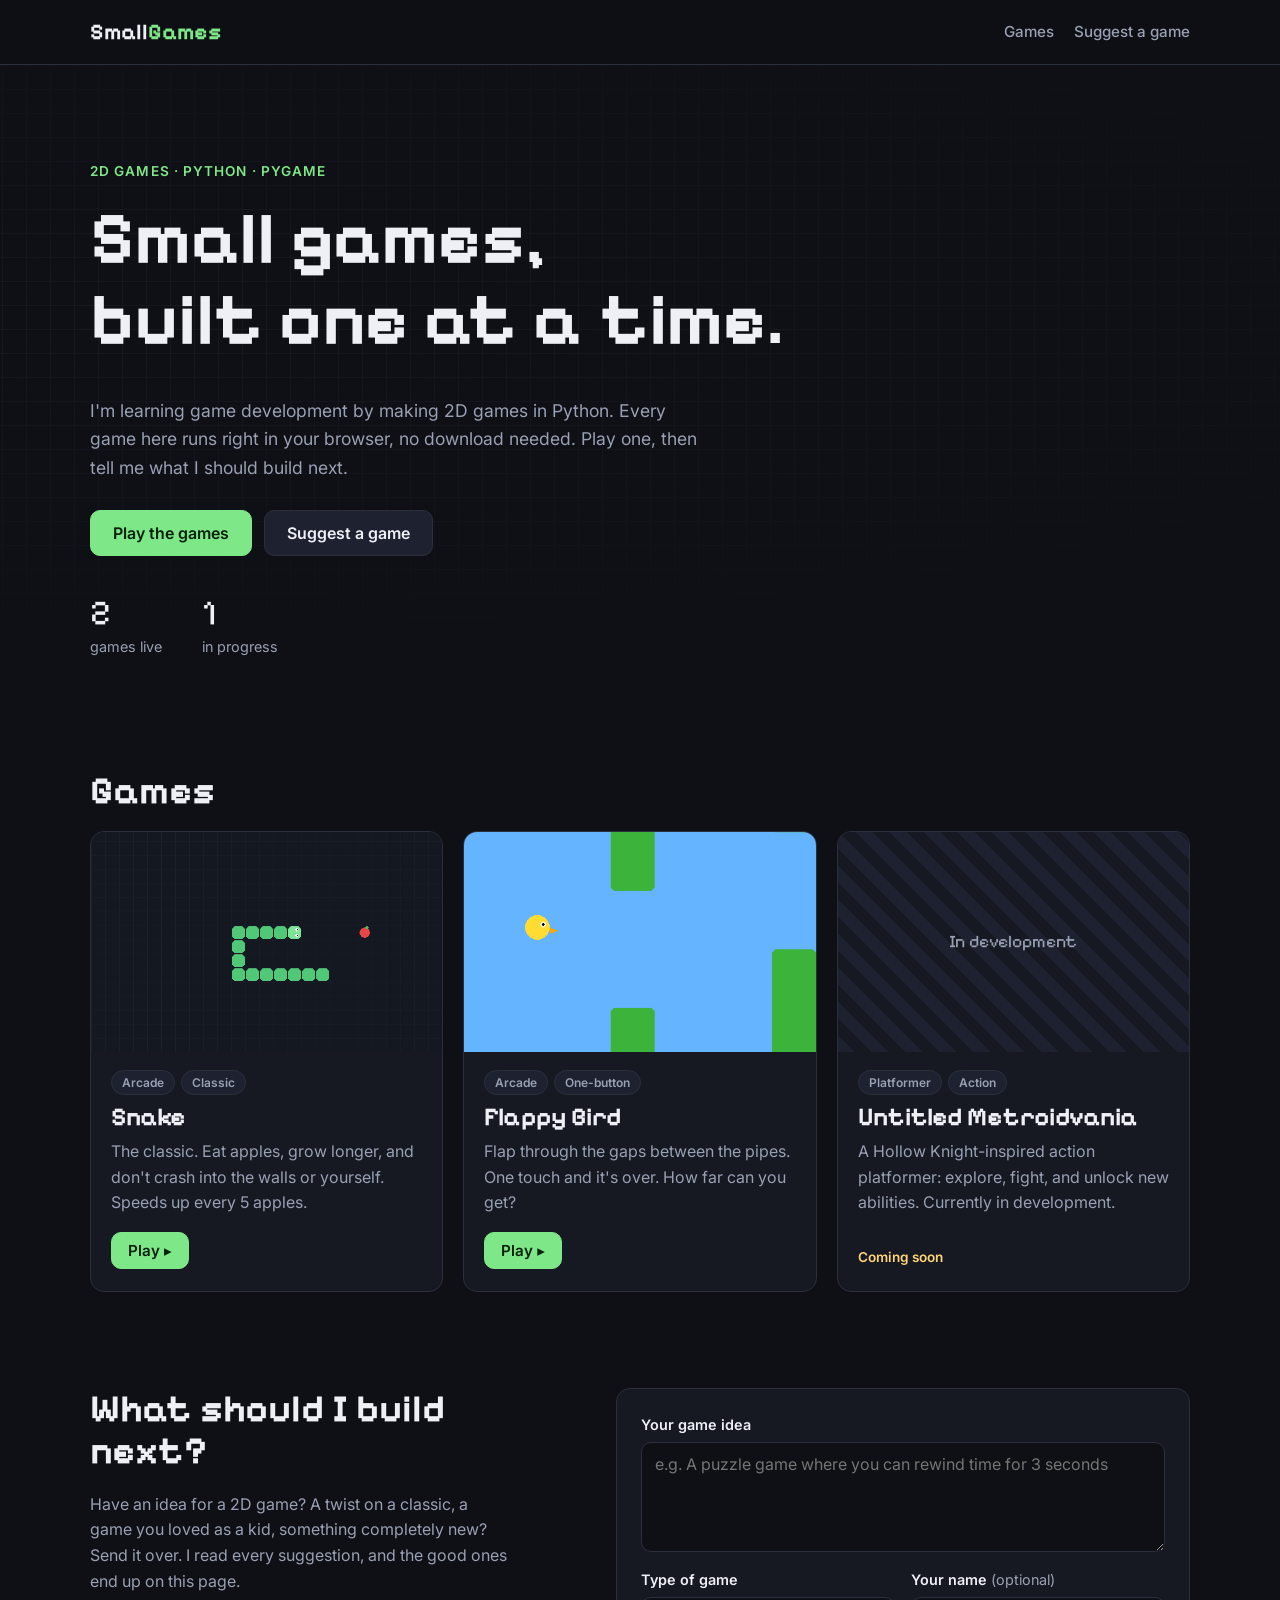
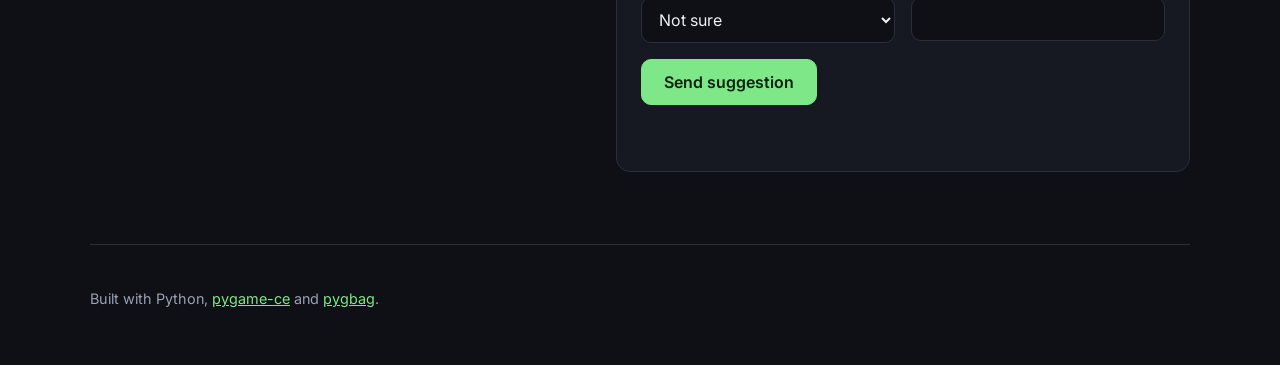
<file: site/index.html>
<!doctype html>
<html lang="en">
<head>
  <meta charset="utf-8">
  <meta name="viewport" content="width=device-width, initial-scale=1">
  <title>Small Games</title>
  <meta name="description" content="2D games built in Python with Pygame, playable right in your browser.">
  <link rel="icon" href="images/favicon.svg" type="image/svg+xml">
  <!-- Fonts from Google Fonts: a pixel font for headings, a clean font for text -->
  <link rel="preconnect" href="https://fonts.googleapis.com">
  <link rel="preconnect" href="https://fonts.gstatic.com" crossorigin>
  <link href="https://fonts.googleapis.com/css2?family=Pixelify+Sans:wght@500;700&family=Inter:wght@400;500;600&display=swap" rel="stylesheet">
  <link rel="stylesheet" href="style.css">
</head>
<body>

  <header class="topbar">
    <a class="logo" href="./">Small<span>Games</span></a>
    <nav>
      <a href="#games">Games</a>
      <a href="#suggest">Suggest a game</a>
    </nav>
  </header>

  <main>
    <!-- ===== Intro ===== -->
    <section class="hero">
      <p class="eyebrow">2D games &middot; Python &middot; Pygame</p>
      <h1>Small games,<br>built one at a time.</h1>
      <p class="lede">
        I'm learning game development by making 2D games in Python.
        Every game here runs right in your browser, no download needed.
        Play one, then tell me what I should build next.
      </p>
      <div class="hero-actions">
        <a class="btn primary" href="#games">Play the games</a>
        <a class="btn" href="#suggest">Suggest a game</a>
      </div>
      <dl class="stats">
        <div><dt id="stat-live">&ndash;</dt><dd>games live</dd></div>
        <div><dt id="stat-progress">&ndash;</dt><dd>in progress</dd></div>
      </dl>
    </section>

    <!-- ===== Games list (filled in by app.js from games.json) ===== -->
    <section id="games" class="section">
      <h2>Games</h2>
      <div id="game-grid" class="grid">
        <p class="muted">Loading games&hellip;</p>
      </div>
    </section>

    <!-- ===== Suggestion box =====
         data-netlify="true" tells Netlify (our host) to collect what people
         send. Suggestions show up in the Netlify dashboard under "Forms".
         netlify-honeypot: a hidden field that only spam bots fill in. -->
    <section id="suggest" class="section suggest">
      <div class="suggest-copy">
        <h2>What should I build next?</h2>
        <p>
          Have an idea for a 2D game? A twist on a classic, a game you loved as a kid,
          something completely new? Send it over. I read every suggestion,
          and the good ones end up on this page.
        </p>
      </div>

      <form id="suggest-form" class="form" name="suggestions" method="POST"
            data-netlify="true" netlify-honeypot="bot-field">
        <input type="hidden" name="form-name" value="suggestions">
        <p class="honeypot"><label>Leave this empty: <input name="bot-field"></label></p>

        <label class="field">
          <span>Your game idea</span>
          <textarea name="idea" rows="4" maxlength="1000" required
                    placeholder="e.g. A puzzle game where you can rewind time for 3 seconds"></textarea>
        </label>

        <div class="field-row">
          <label class="field">
            <span>Type of game</span>
            <select name="genre">
              <option>Not sure</option>
              <option>Platformer</option>
              <option>Puzzle</option>
              <option>Arcade</option>
              <option>Shooter</option>
              <option>Racing</option>
              <option>Strategy</option>
              <option>Other</option>
            </select>
          </label>
          <label class="field">
            <span>Your name <em>(optional)</em></span>
            <input name="name" maxlength="80" autocomplete="name">
          </label>
        </div>

        <button class="btn primary" type="submit">Send suggestion</button>
        <p class="form-status" role="status" aria-live="polite"></p>
      </form>
    </section>
  </main>

  <footer class="footer">
    <p>Built with Python, <a href="https://pyga.me">pygame-ce</a> and <a href="https://pypi.org/project/pygbag/">pygbag</a>.</p>
  </footer>

  <script src="app.js"></script>
</body>
</html>
</file>
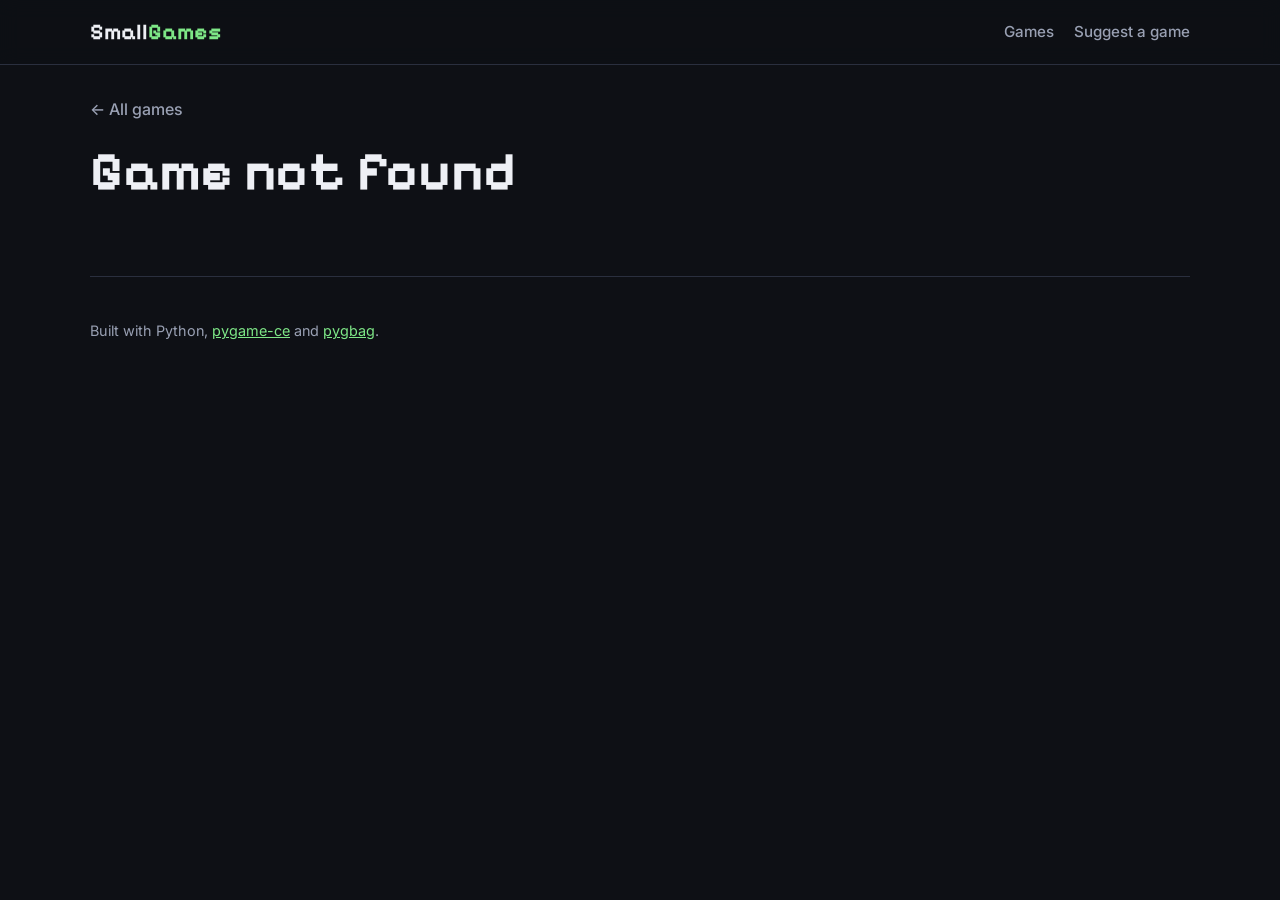
<file: site/play.html>
<!doctype html>
<html lang="en">
<head>
  <meta charset="utf-8">
  <meta name="viewport" content="width=device-width, initial-scale=1">
  <title>Play &middot; Small Games</title>
  <link rel="icon" href="images/favicon.svg" type="image/svg+xml">
  <link rel="preconnect" href="https://fonts.googleapis.com">
  <link rel="preconnect" href="https://fonts.gstatic.com" crossorigin>
  <link href="https://fonts.googleapis.com/css2?family=Pixelify+Sans:wght@500;700&family=Inter:wght@400;500;600&display=swap" rel="stylesheet">
  <link rel="stylesheet" href="style.css">
</head>
<body>

  <header class="topbar">
    <a class="logo" href="./">Small<span>Games</span></a>
    <nav>
      <a href="./#games">Games</a>
      <a href="./#suggest">Suggest a game</a>
    </nav>
  </header>

  <!-- One page plays every game: play.html?id=snake, play.html?id=flappy_bird ...
       play.js reads the id from the address bar and loads that game. -->
  <main class="player">
    <a class="back" href="./#games">&larr; All games</a>
    <h1 id="title">Loading&hellip;</h1>
    <p id="description" class="lede"></p>

    <!-- The game itself runs inside this iframe (a page inside a page) -->
    <div class="stage">
      <div class="frame" id="frame">
        <iframe id="game" title="Game" allow="fullscreen; autoplay; gamepad"></iframe>
      </div>
    </div>

    <div class="player-bar">
      <p class="hint">Click the game to start, then use your keyboard. Works best on a computer.</p>
      <button class="btn" id="fullscreen" type="button">Full screen</button>
    </div>

    <section class="controls">
      <h2>Controls</h2>
      <ul id="controls"></ul>
    </section>
  </main>

  <footer class="footer">
    <p>Built with Python, <a href="https://pyga.me">pygame-ce</a> and <a href="https://pypi.org/project/pygbag/">pygbag</a>.</p>
  </footer>

  <script src="play.js"></script>
</body>
</html>
</file>
<file: site/style.css>
/* style.css - the look of the whole site.
   Colours live in one place (the variables below), so changing the theme
   means editing just these lines. */

:root {
  --bg: #0e1015;
  --surface: #161922;
  --surface-2: #1d2130;
  --border: #2a2f3e;
  --text: #eef0f5;
  --muted: #99a0b3;
  --accent: #7ee787;        /* snake green */
  --accent-ink: #08210d;    /* text on top of the accent colour */
  --danger: #ff7b7b;
  --radius: 14px;
  --font-display: "Pixelify Sans", ui-monospace, monospace;
  --font-body: "Inter", system-ui, -apple-system, "Segoe UI", sans-serif;
  color-scheme: dark;
}

* { box-sizing: border-box; }

html { scroll-behavior: smooth; }

body {
  margin: 0;
  background: var(--bg);
  color: var(--text);
  font-family: var(--font-body);
  font-size: 16px;
  line-height: 1.6;
  -webkit-font-smoothing: antialiased;
}

a { color: var(--accent); }
img { max-width: 100%; display: block; }

h1, h2, h3 {
  font-family: var(--font-display);
  font-weight: 700;
  line-height: 1.1;
  margin: 0 0 0.5em;
}
h2 { font-size: clamp(1.8rem, 4vw, 2.4rem); }

.muted { color: var(--muted); }

/* ---------- Top bar ---------- */
.topbar {
  position: sticky;
  top: 0;
  z-index: 10;
  display: flex;
  align-items: center;
  justify-content: space-between;
  gap: 16px;
  padding: 14px max(16px, calc((100% - 1100px) / 2));
  background: rgba(14, 16, 21, 0.85);
  backdrop-filter: blur(10px);
  border-bottom: 1px solid var(--border);
}
.logo {
  font-family: var(--font-display);
  font-size: 1.4rem;
  font-weight: 700;
  color: var(--text);
  text-decoration: none;
}
.logo span { color: var(--accent); }
.topbar nav { display: flex; gap: 20px; }
.topbar nav a {
  color: var(--muted);
  text-decoration: none;
  font-weight: 500;
  font-size: 0.95rem;
}
.topbar nav a:hover { color: var(--text); }

/* ---------- Page width ---------- */
main, .footer {
  width: min(1100px, 100% - 32px);   /* 16px gap on each side on phones */
  margin-inline: auto;
}
.section { padding: 72px 0 24px; scroll-margin-top: 60px; }

/* ---------- Intro ---------- */
.hero {
  padding: 96px 0 40px;
  position: relative;
}
/* faint pixel grid behind the intro */
.hero::before {
  content: "";
  position: absolute;
  inset: 0 -50vw;
  z-index: -1;
  background-image:
    linear-gradient(var(--surface) 1px, transparent 1px),
    linear-gradient(90deg, var(--surface) 1px, transparent 1px);
  background-size: 24px 24px;
  mask-image: radial-gradient(ellipse at 30% 40%, black, transparent 70%);
}
.eyebrow {
  color: var(--accent);
  font-weight: 600;
  font-size: 0.85rem;
  letter-spacing: 0.08em;
  text-transform: uppercase;
  margin: 0 0 16px;
}
.hero h1 { font-size: clamp(2.4rem, 7vw, 4.6rem); }
.lede { color: var(--muted); font-size: 1.1rem; max-width: 56ch; }
.hero-actions { display: flex; flex-wrap: wrap; gap: 12px; margin: 28px 0 40px; }

.stats { display: flex; gap: 40px; margin: 0; }
.stats div { display: flex; flex-direction: column; }
.stats dt { font-family: var(--font-display); font-size: 2.2rem; line-height: 1; }
.stats dd { margin: 4px 0 0; color: var(--muted); font-size: 0.9rem; }

/* ---------- Buttons ---------- */
.btn {
  display: inline-flex;
  align-items: center;
  justify-content: center;
  gap: 6px;
  padding: 12px 22px;
  border-radius: 10px;
  border: 1px solid var(--border);
  background: var(--surface-2);
  color: var(--text);
  font: 600 1rem var(--font-body);
  text-decoration: none;
  cursor: pointer;
  transition: transform 0.1s, background 0.15s, border-color 0.15s;
}
.btn:hover { border-color: var(--muted); }
.btn:active { transform: translateY(1px); }
.btn.primary {
  background: var(--accent);
  border-color: var(--accent);
  color: var(--accent-ink);
}
.btn.primary:hover { background: #9af0a1; }
.btn.small { padding: 8px 16px; font-size: 0.95rem; }
.btn:disabled { opacity: 0.6; cursor: wait; }

:focus-visible { outline: 2px solid var(--accent); outline-offset: 3px; }

/* ---------- Game cards ---------- */
.grid {
  display: grid;
  grid-template-columns: repeat(auto-fill, minmax(280px, 1fr));
  gap: 20px;
}
.card {
  display: flex;
  flex-direction: column;
  background: var(--surface);
  border: 1px solid var(--border);
  border-radius: var(--radius);
  overflow: hidden;
  transition: transform 0.2s, border-color 0.2s;
}
.card:hover { transform: translateY(-3px); border-color: #3a4152; }

.thumb {
  aspect-ratio: 16 / 10;
  background: var(--surface-2);
  overflow: hidden;
}
.thumb img {
  width: 100%;
  height: 100%;
  object-fit: cover;
  transition: transform 0.3s;
}
.card:hover .thumb img { transform: scale(1.04); }

.thumb.placeholder {
  display: grid;
  place-items: center;
  background:
    repeating-linear-gradient(45deg, var(--surface-2) 0 12px, var(--surface) 12px 24px);
}
.thumb.placeholder span {
  font-family: var(--font-display);
  color: var(--muted);
  font-size: 1.1rem;
}

.card-body {
  display: flex;
  flex-direction: column;
  align-items: flex-start;
  gap: 8px;
  padding: 18px 20px 22px;
  flex: 1;
}
.card-body h3 { font-size: 1.6rem; margin: 0; }
.card-body h3 a { color: var(--text); text-decoration: none; }
.card-body p { color: var(--muted); margin: 0 0 8px; flex: 1; }

.tags { display: flex; flex-wrap: wrap; gap: 6px; }
.tag {
  font-size: 0.75rem;
  font-weight: 600;
  padding: 2px 10px;
  border-radius: 99px;
  background: var(--surface-2);
  color: var(--muted);
  border: 1px solid var(--border);
}
.badge {
  font-size: 0.85rem;
  font-weight: 600;
  color: #ffd479;
}

/* ---------- Suggestion box ---------- */
.suggest {
  display: grid;
  grid-template-columns: 1fr 1.2fr;
  gap: 48px;
  align-items: start;
  padding-bottom: 72px;
}
.suggest-copy p { color: var(--muted); max-width: 42ch; }

.form {
  display: flex;
  flex-direction: column;
  gap: 16px;
  padding: 24px;
  background: var(--surface);
  border: 1px solid var(--border);
  border-radius: var(--radius);
}
.field { display: flex; flex-direction: column; gap: 6px; flex: 1; }
.field span { font-weight: 600; font-size: 0.9rem; }
.field em { color: var(--muted); font-style: normal; font-weight: 400; }
.field-row { display: flex; gap: 16px; }

input, textarea, select {
  width: 100%;
  padding: 11px 13px;
  border-radius: 10px;
  border: 1px solid var(--border);
  background: var(--bg);
  color: var(--text);
  font: 400 1rem var(--font-body);
}
textarea { resize: vertical; min-height: 110px; }
input:focus, textarea:focus, select:focus {
  outline: none;
  border-color: var(--accent);
  box-shadow: 0 0 0 3px rgba(126, 231, 135, 0.2);
}
.form .btn { align-self: flex-start; }
.honeypot { display: none; }            /* hidden from people, spam bots still fill it */
.form-status { margin: 0; min-height: 1.6em; font-weight: 500; color: var(--muted); }
.form-status[data-state="ok"] { color: var(--accent); }
.form-status[data-state="error"] { color: var(--danger); }

/* ---------- Play page ---------- */
.player { padding: 32px 0 56px; }
.back {
  display: inline-block;
  margin-bottom: 20px;
  color: var(--muted);
  text-decoration: none;
  font-weight: 500;
}
.back:hover { color: var(--text); }
.player h1 { font-size: clamp(2.2rem, 6vw, 3.4rem); margin-bottom: 0.2em; }

.stage {
  display: grid;
  place-items: center;
  margin: 28px 0 14px;
  padding: 20px;
  background: var(--surface);
  border: 1px solid var(--border);
  border-radius: var(--radius);
}
/* The frame keeps the game's own shape. --ratio is set by play.js */
.frame {
  --ratio: 1.2;
  aspect-ratio: var(--ratio);
  width: min(100%, calc(72vh * var(--ratio)));
  background: #000;
  border-radius: 8px;
  overflow: hidden;
}
.frame iframe { width: 100%; height: 100%; border: 0; display: block; }
.frame:fullscreen { width: 100%; height: 100%; border-radius: 0; }

.player-bar {
  display: flex;
  justify-content: space-between;
  align-items: center;
  gap: 16px;
  flex-wrap: wrap;
}
.hint { color: var(--muted); margin: 0; }

.controls { margin-top: 36px; }
.controls h2 { font-size: 1.6rem; }
.controls ul {
  list-style: none;
  padding: 0;
  margin: 0;
  display: flex;
  flex-wrap: wrap;
  gap: 10px;
}
.controls li {
  padding: 8px 14px;
  background: var(--surface);
  border: 1px solid var(--border);
  border-radius: 10px;
}

/* ---------- Footer ---------- */
.footer {
  padding: 28px 0 40px;
  border-top: 1px solid var(--border);
  color: var(--muted);
  font-size: 0.9rem;
}

/* ---------- Phones and small screens ---------- */
@media (max-width: 760px) {
  .hero { padding-top: 56px; }
  .suggest { grid-template-columns: 1fr; gap: 24px; }
  .field-row { flex-direction: column; }
  .topbar nav { gap: 14px; }
  .topbar nav a:first-child { display: none; }
  .stage { padding: 8px; }
}
</file>
